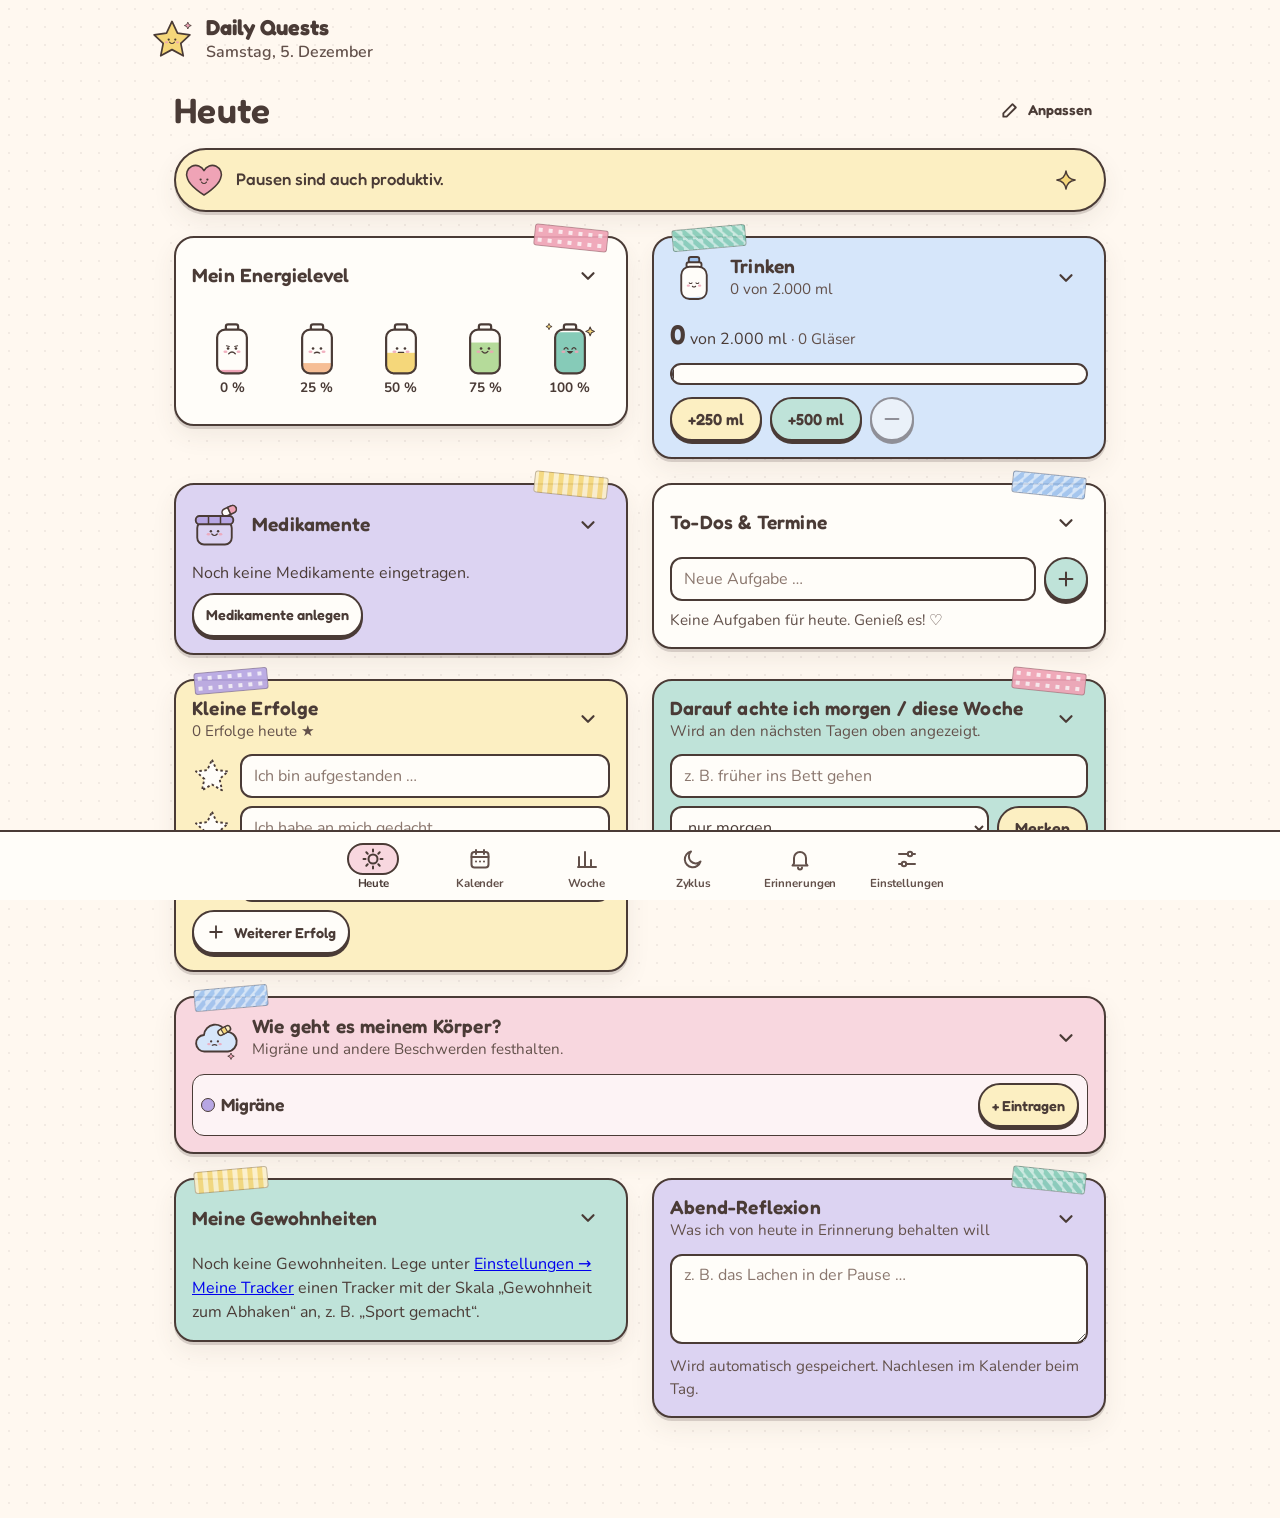
<file: index.html>
<!doctype html>
<html lang="de">
<head>
  <meta charset="utf-8">
  <meta name="viewport" content="width=device-width, initial-scale=1, viewport-fit=cover">
  <title>Daily Quests</title>
  <meta name="description" content="Deine kleine Achtsamkeits- und Tracking-App. Alle Daten bleiben auf deinem Gerät.">
  <meta name="theme-color" content="#FFF8F0">
  <link rel="manifest" href="manifest.json">
  <link rel="icon" href="icons/icon.svg" type="image/svg+xml">
  <link rel="icon" href="icons/favicon-32.png" sizes="32x32" type="image/png">
  <link rel="apple-touch-icon" href="icons/apple-touch-icon.png">
  <meta name="apple-mobile-web-app-capable" content="yes">
  <meta name="mobile-web-app-capable" content="yes">
  <meta name="apple-mobile-web-app-title" content="Daily Quests">
  <meta name="apple-mobile-web-app-status-bar-style" content="default">
  <link rel="preload" href="fonts/Fredoka.woff2" as="font" type="font/woff2" crossorigin>
  <link rel="stylesheet" href="css/styles.css">
  <script type="module" src="js/app.js"></script>
</head>
<body>
  <a class="skip-link" href="#view">Zum Inhalt springen</a>

  <header class="app-header">
    <div class="app-header__inner">
      <span class="app-header__deco" id="header-deco" aria-hidden="true"></span>
      <div>
        <p class="app-header__title">Daily Quests</p>
        <p class="app-header__date" id="today-label"></p>
      </div>
    </div>
  </header>

  <main id="view" class="view" tabindex="-1">
    <noscript>
      <section class="card"><p>Bitte aktiviere JavaScript, damit die App funktioniert.</p></section>
    </noscript>
  </main>

  <nav class="tabbar" id="tabbar" aria-label="Hauptnavigation"></nav>

  <div class="toast" id="toast" role="status" aria-live="polite"></div>
</body>
</html>
</file>
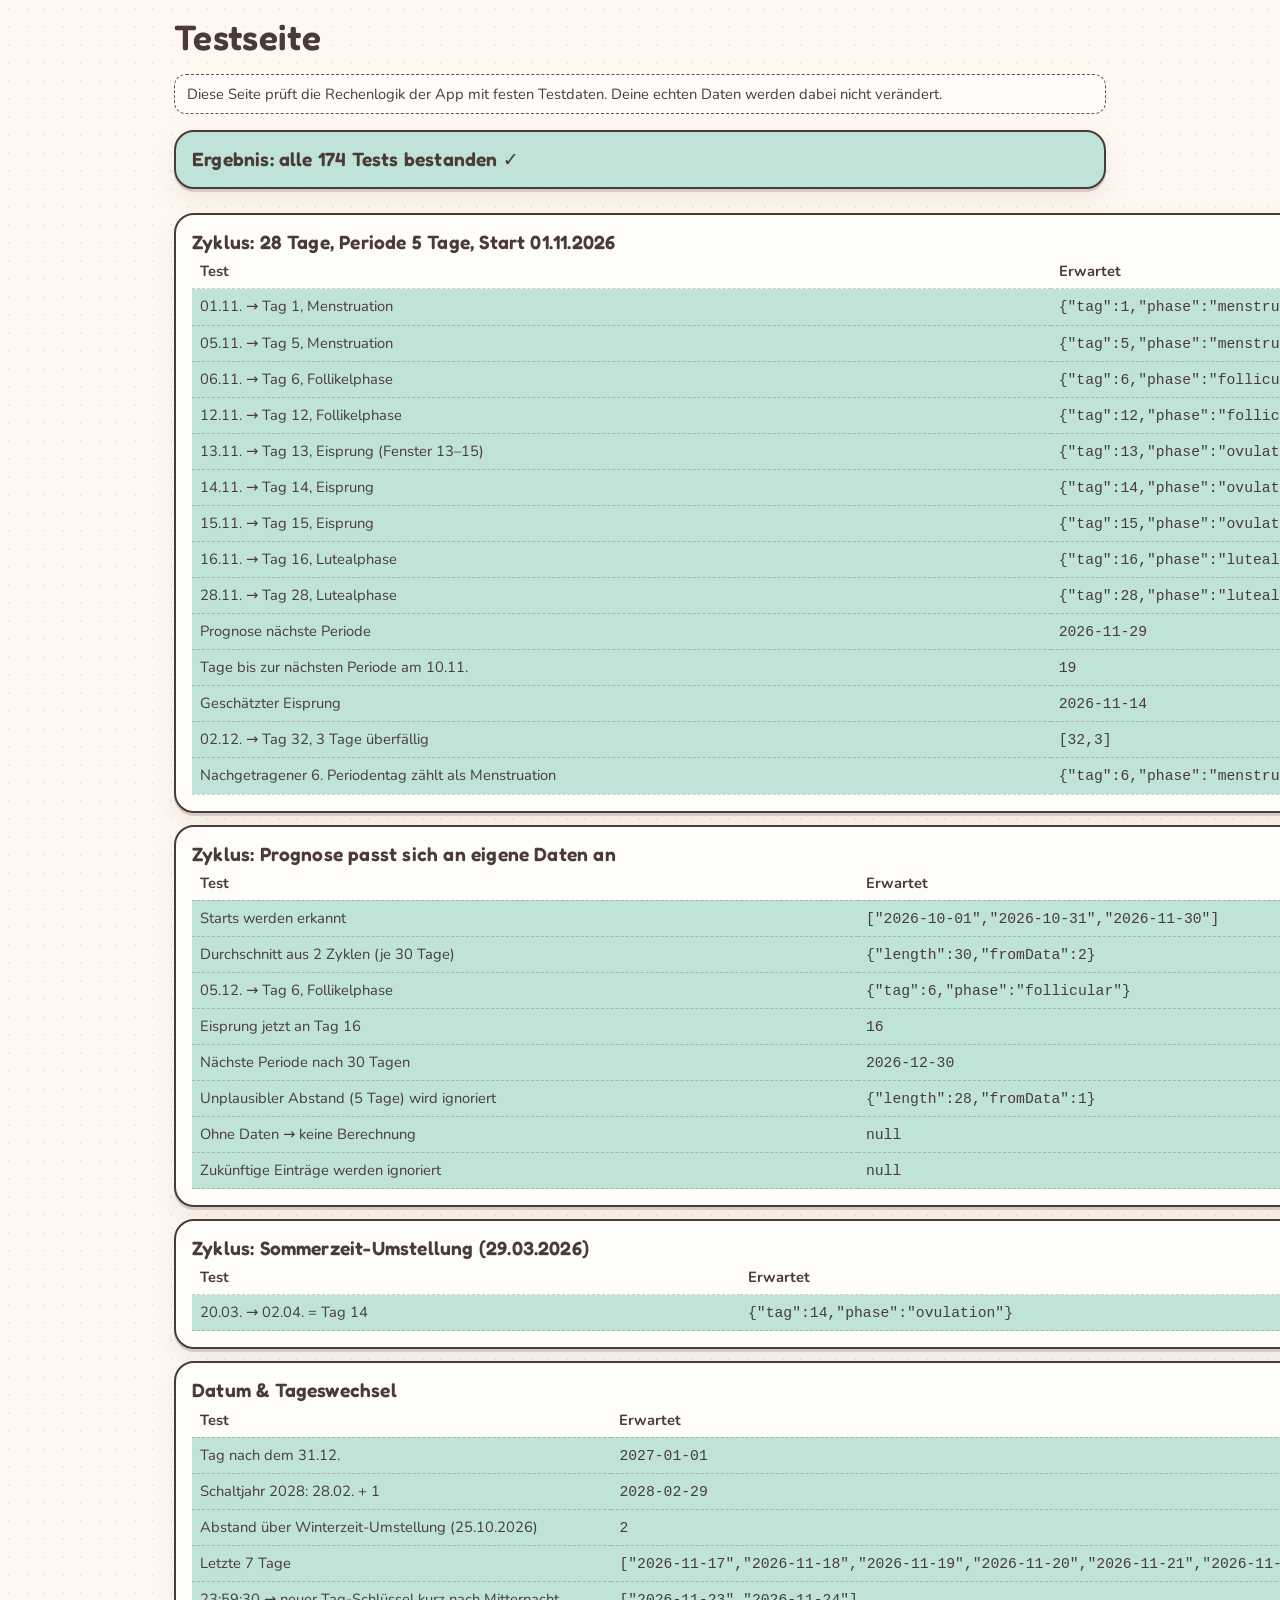
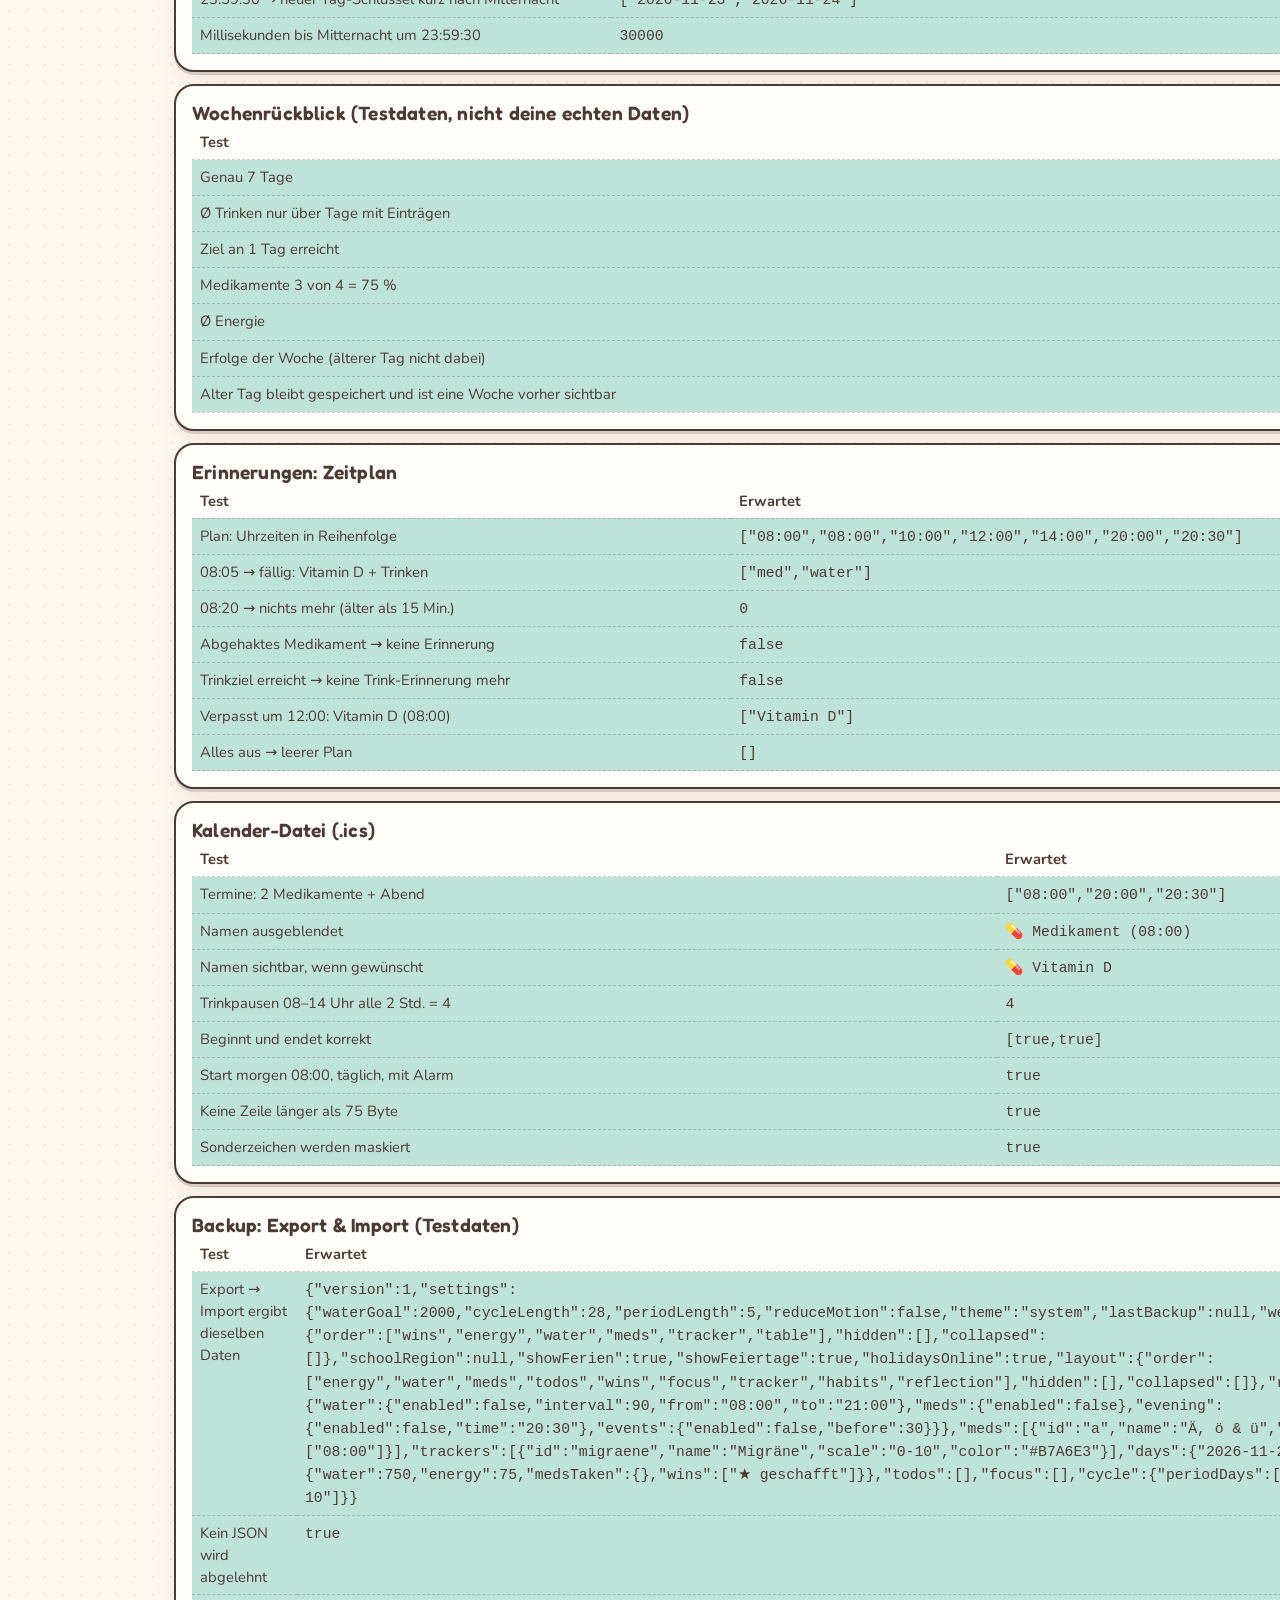
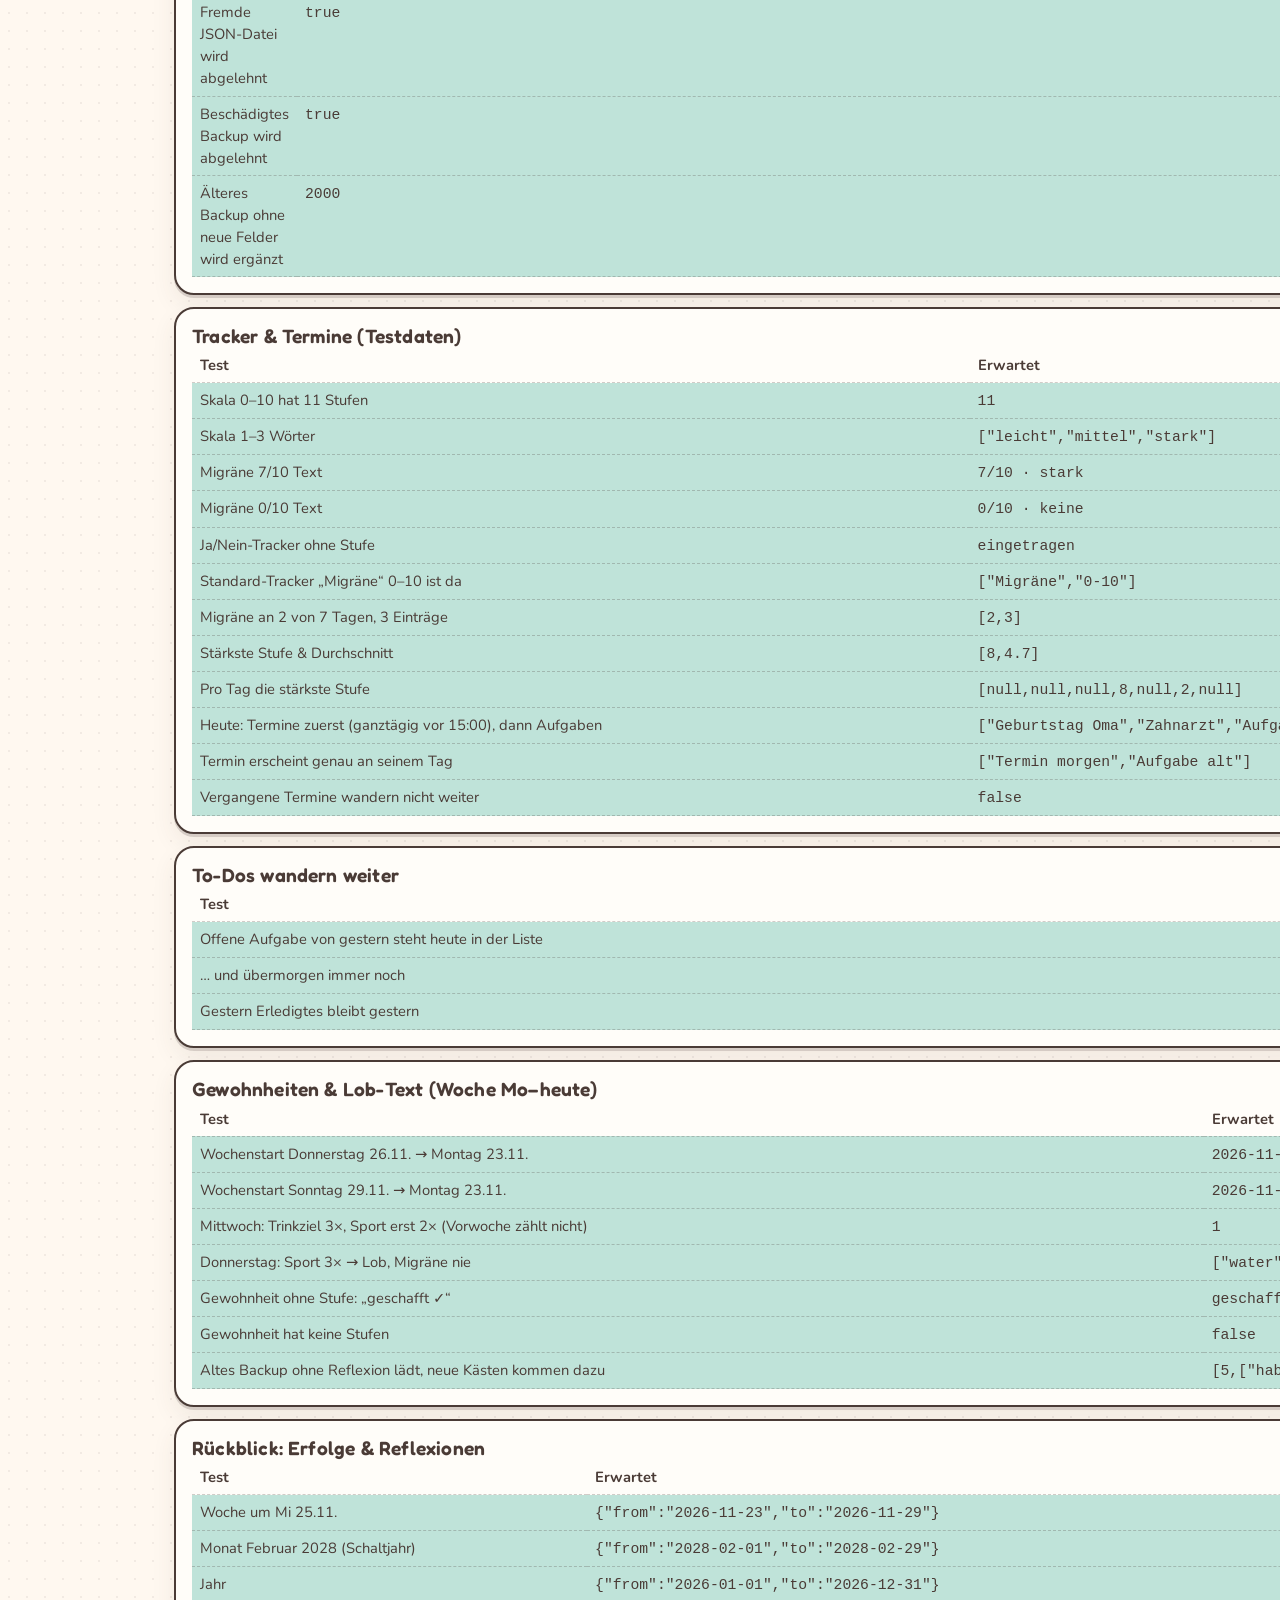
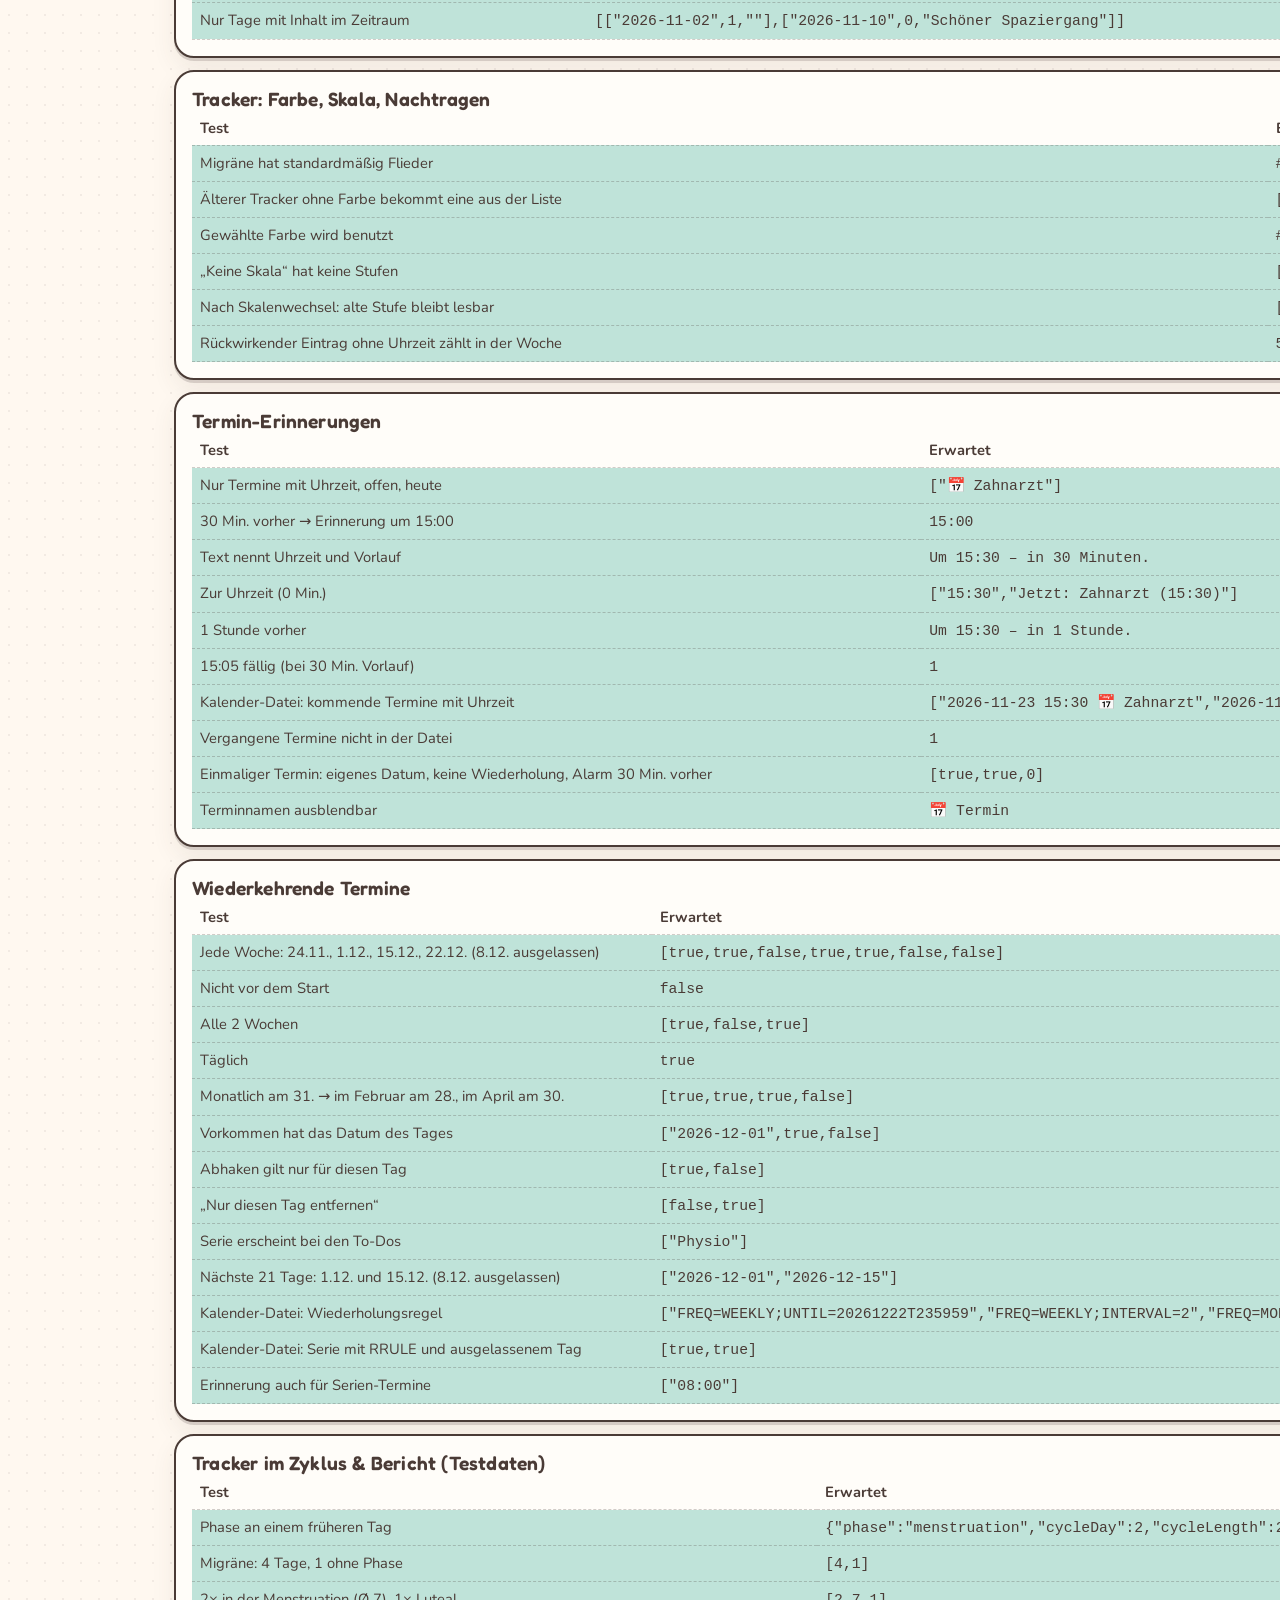
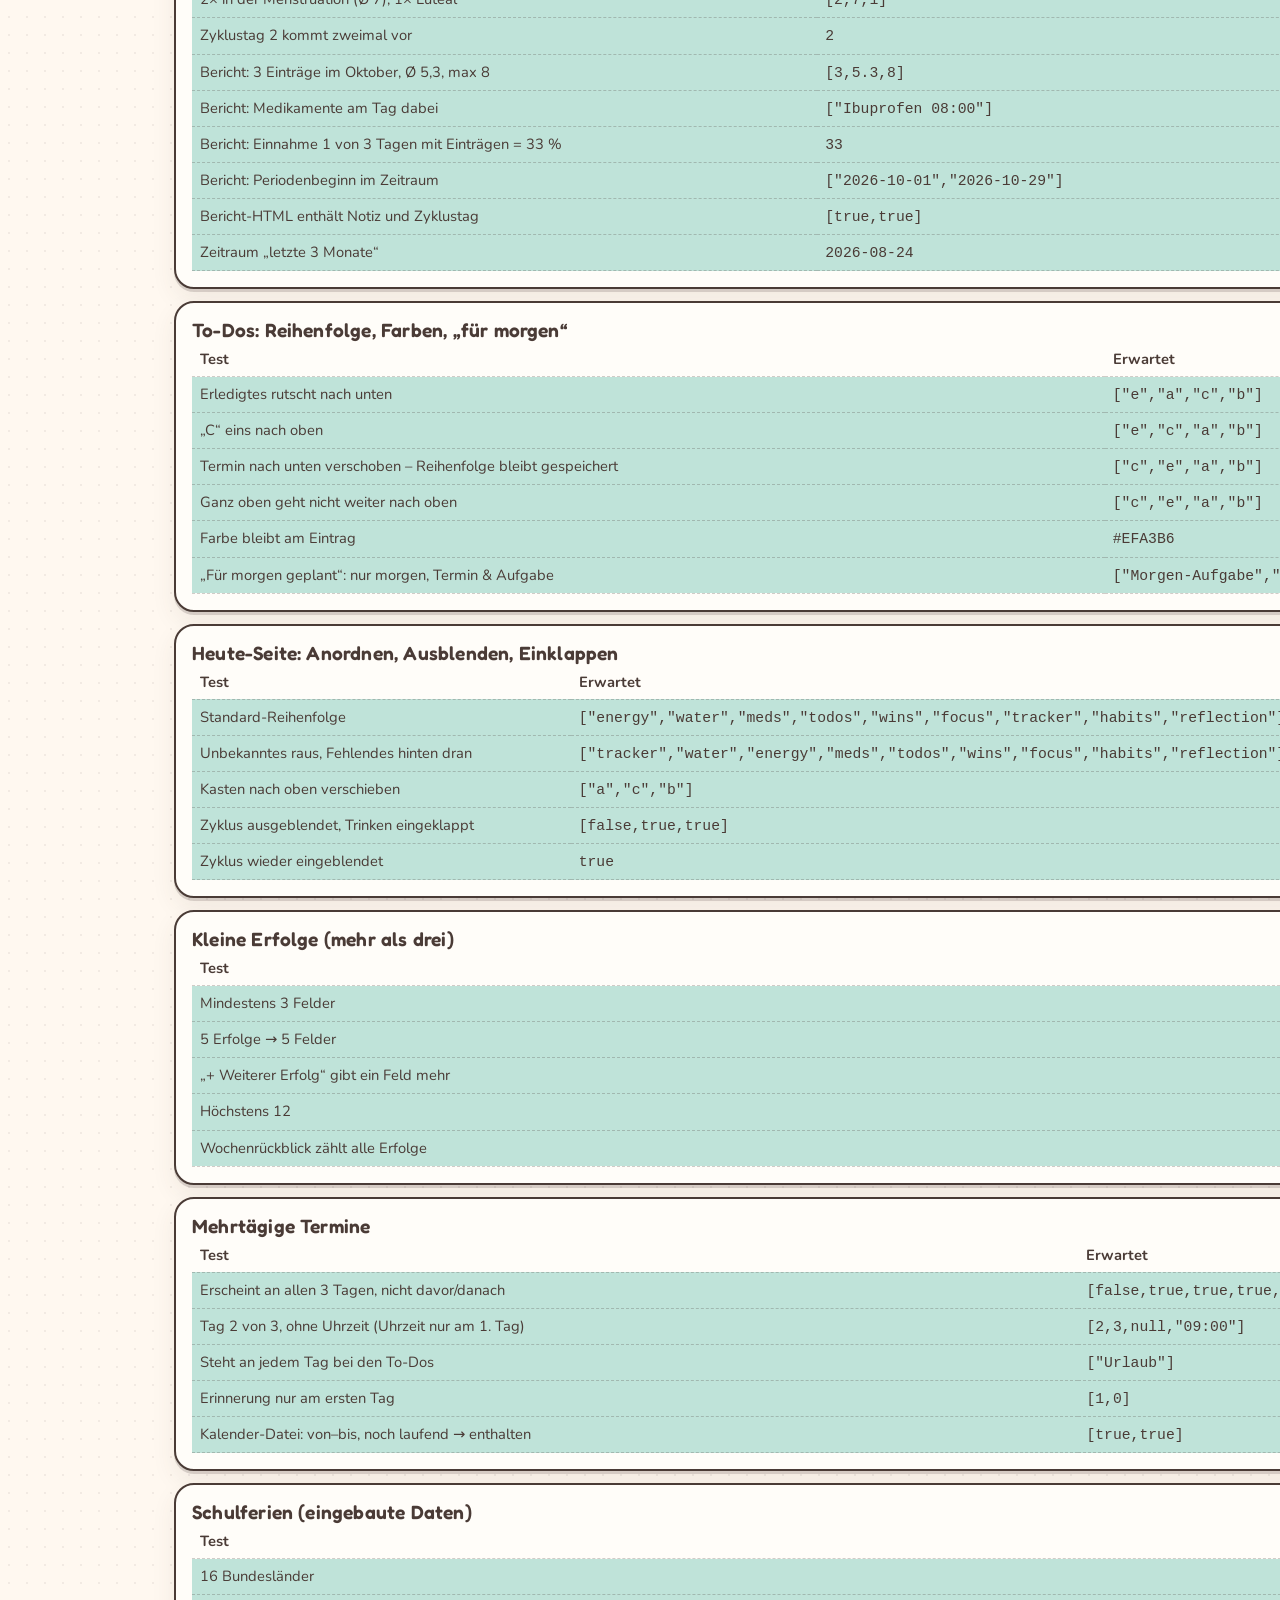
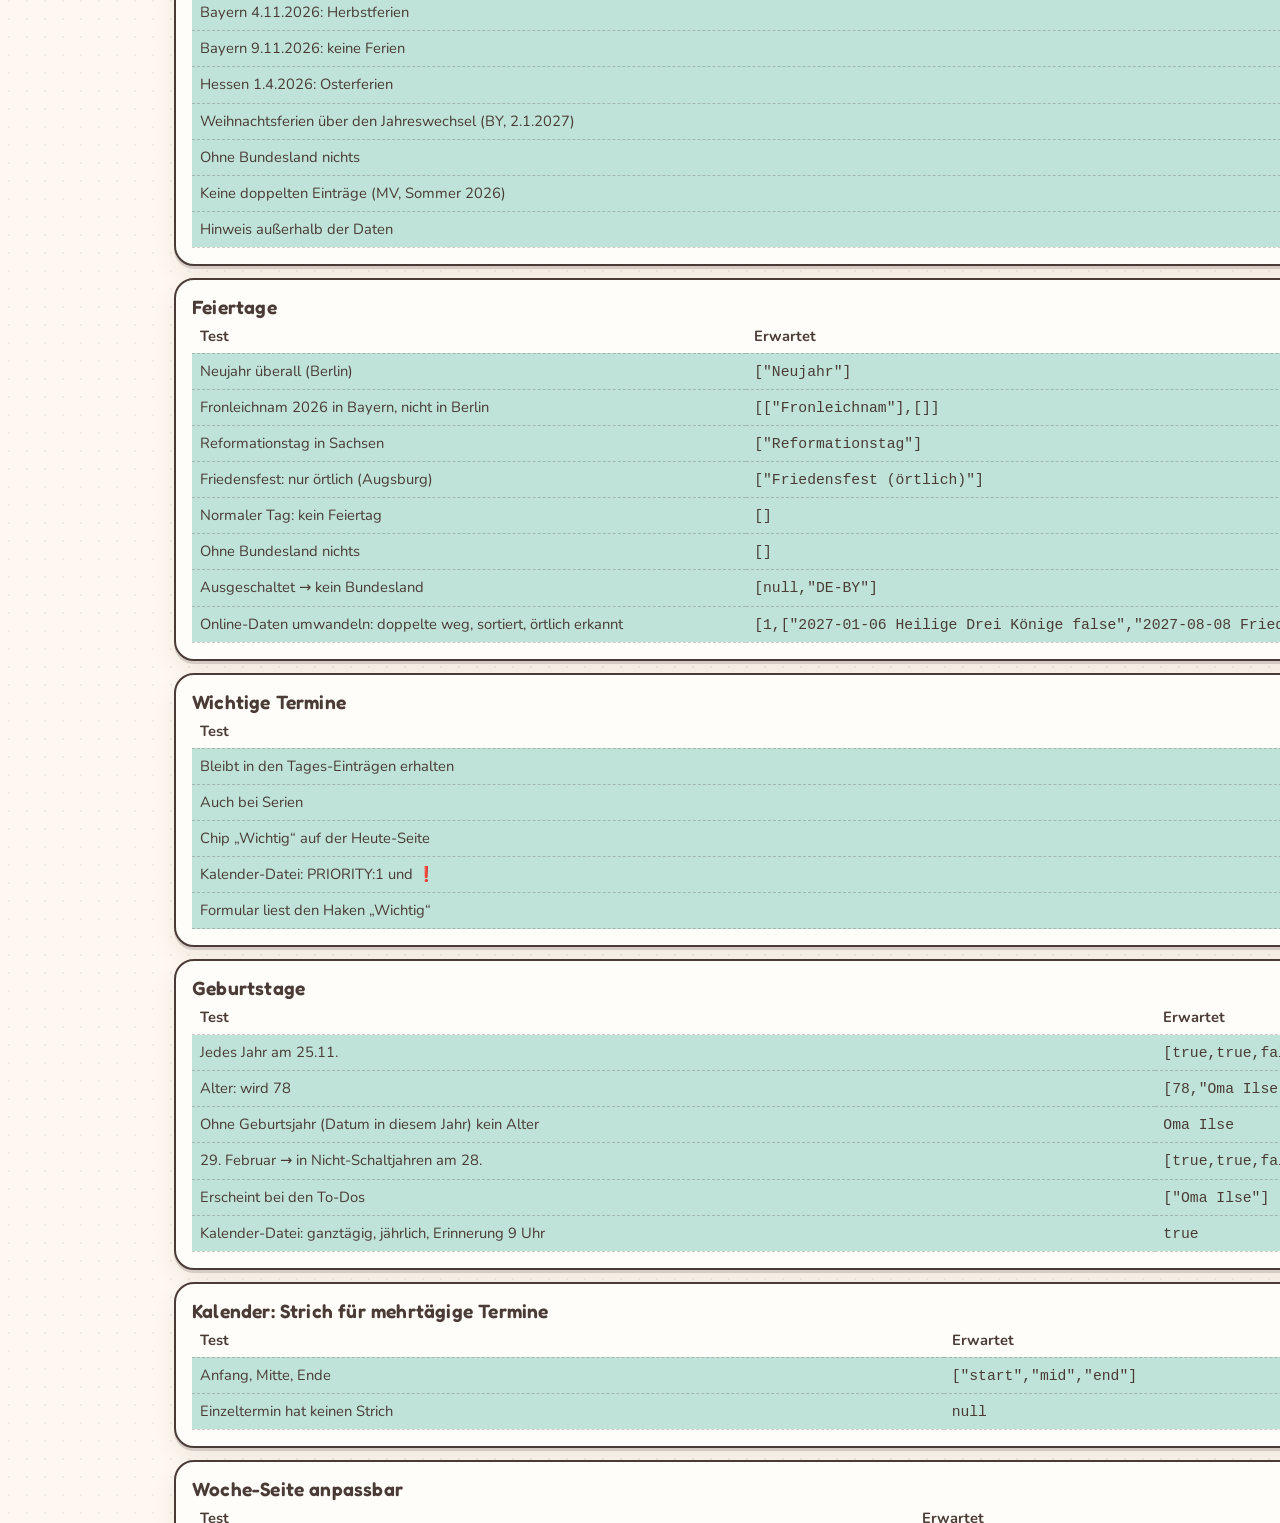
<file: tests.html>
<!doctype html>
<html lang="de">
<head>
  <meta charset="utf-8">
  <meta name="viewport" content="width=device-width, initial-scale=1">
  <title>Tests · Daily Quests</title>
  <link rel="stylesheet" href="css/styles.css">
  <style>
    body { padding-bottom: var(--s5); }
    table { width: 100%; border-collapse: collapse; font-size: .92rem; }
    th, td { text-align: left; padding: 6px 8px; border-bottom: 1.5px dashed rgba(74,59,54,.25); vertical-align: top; }
    .ok { background: var(--mint); }
    .fail { background: var(--rosa); }
    .table-wrap { overflow-x: auto; }
  </style>
</head>
<body>
  <main class="view">
    <div class="page-head"><h1>Testseite</h1></div>
    <p class="note" style="margin-bottom:16px">Diese Seite prüft die Rechenlogik der App mit festen Testdaten. Deine echten Daten werden dabei nicht verändert.</p>
    <section class="card" aria-labelledby="sum"><h2 id="sum">Ergebnis: läuft …</h2></section>
    <div id="out" style="margin-top:24px" class="stack"></div>
  </main>
  <script type="module" src="js/tests.js"></script>
</body>
</html>
</file>
<file: css/styles.css>
/* =========================================================
   Daily Quests – Design-System
   Alle Farben, Abstände und Schriften stehen hier als Variablen.
   ========================================================= */

/* ---------- Schriften (lokal, ohne externe Server) ----------
   Liegen die Dateien in /fonts, werden sie genutzt.
   Fehlen sie, springt automatisch eine runde Systemschrift ein. */
@font-face {
  font-family: "Fredoka";
  src: url("../fonts/Fredoka.woff2") format("woff2-variations"),
       url("../fonts/Fredoka.woff2") format("woff2");
  font-weight: 300 700;
  font-display: swap;
}
@font-face {
  font-family: "Nunito";
  src: url("../fonts/Nunito.woff2") format("woff2-variations"),
       url("../fonts/Nunito.woff2") format("woff2");
  font-weight: 200 1000;
  font-display: swap;
}

:root {
  /* Pastell-Palette */
  --rosa:    #F8D7DF;
  --mint:    #BFE3D9;
  --butter:  #FCEFC2;
  --flieder: #DCD3F2;
  --himmel:  #D6E6FA;
  --creme:   #FFF8F0;

  /* Kräftigere Töne für Füllungen (Balken, Batterien) */
  --rosa-d:    #EFA3B6;
  --mint-d:    #86CBB8;
  --butter-d:  #F5D77A;
  --flieder-d: #B7A6E3;
  --himmel-d:  #9EC2EE;
  --orange-d:  #F6BE95;

  /* Text & Linien: dunkles Braun-Grau statt Schwarz */
  --ink:      #4A3B36;   /* Kontrast auf Creme ca. 10:1 */
  --ink-soft: #62504A;   /* Kontrast auf allen Pastellflächen mind. 5:1 */
  --line:     #4A3B36;
  --card:     #FFFDF9;
  --paper-dot: rgba(74, 59, 54, 0.07);

  /* Formen */
  --radius:    20px;
  --radius-sm: 12px;
  --radius-pill: 999px;
  --border: 2px solid var(--line);
  --shadow: 0 3px 0 rgba(74, 59, 54, 0.18), 0 10px 24px rgba(74, 59, 54, 0.08);
  --shadow-press: 0 1px 0 rgba(74, 59, 54, 0.18);

  /* Abstände */
  --s1: 4px;  --s2: 8px;  --s3: 12px; --s4: 16px; --s5: 24px; --s6: 32px;
  --tap: 44px;               /* Mindestgröße für alles, was man antippt */
  --tabbar-h: 68px;

  /* Schriften */
  --font-head: "Fredoka", "Baloo 2", ui-rounded, "Arial Rounded MT Bold", "Segoe UI", system-ui, sans-serif;
  --font-body: "Nunito", ui-rounded, "Segoe UI", system-ui, -apple-system, Roboto, sans-serif;

  /* Bewegung */
  --ease: cubic-bezier(.3, .7, .4, 1);
  --dur: 180ms;
}

/* ---------- Grundlagen ---------- */
*, *::before, *::after { box-sizing: border-box; }

html { -webkit-text-size-adjust: 100%; }

body {
  margin: 0;
  min-height: 100dvh;
  font-family: var(--font-body);
  font-size: 1rem;
  line-height: 1.5;
  color: var(--ink);
  background-color: var(--creme);
  /* zartes Punktraster wie Journal-Papier */
  background-image: radial-gradient(var(--paper-dot) 1.2px, transparent 1.2px);
  background-size: 18px 18px;
  padding-bottom: calc(var(--tabbar-h) + env(safe-area-inset-bottom) + var(--s4));
}

h1, h2, h3 {
  font-family: var(--font-head);
  font-weight: 600;
  line-height: 1.2;
  margin: 0;
  letter-spacing: 0.01em;
}
h1 { font-size: 1.9rem; }
h2 { font-size: 1.2rem; }
h3 { font-size: 1.05rem; }
p { margin: 0; }

img, svg { display: block; max-width: 100%; }

button, input, select, textarea { font: inherit; color: inherit; }

.visually-hidden {
  position: absolute !important;
  width: 1px; height: 1px;
  overflow: hidden; clip: rect(0 0 0 0);
  white-space: nowrap; margin: -1px; padding: 0; border: 0;
}

/* Sichtbarer Tastatur-Fokus (WCAG) */
:focus-visible {
  outline: 3px solid var(--ink);
  outline-offset: 3px;
  border-radius: 8px;
}
.view:focus { outline: none; }

.skip-link {
  position: absolute; left: var(--s3); top: -60px;
  background: var(--butter); border: var(--border); border-radius: var(--radius-sm);
  padding: var(--s2) var(--s4); z-index: 100; text-decoration: none; color: var(--ink);
}
.skip-link:focus { top: var(--s3); }

/* ---------- Kopfzeile ---------- */
.app-header {
  padding: calc(env(safe-area-inset-top) + var(--s4)) var(--s4) var(--s2);
}
.app-header__inner {
  max-width: 980px; margin: 0 auto;
  display: flex; align-items: center; gap: var(--s3);
}
.app-header__deco { width: 44px; height: 44px; flex: none; }
.app-header__title {
  font-family: var(--font-head); font-weight: 700; font-size: 1.35rem; line-height: 1.1;
}
.app-header__date { color: var(--ink-soft); font-weight: 600; }

/* ---------- Seiten-Inhalt ---------- */
.view {
  max-width: 980px;
  margin: 0 auto;
  padding: var(--s2) var(--s4) var(--s4);
}
.page-head {
  display: flex; align-items: center; justify-content: space-between; gap: var(--s3);
  margin: var(--s2) 0 var(--s4);
}
.page-head__deco { display: flex; gap: var(--s1); }
.page-head__deco svg { width: 22px; height: 22px; }

.cards {
  display: grid;
  grid-template-columns: minmax(0, 1fr);
  gap: var(--s5);
}
.cards > * { min-width: 0; } /* breite Tabellen scrollen in ihrer Karte statt die Seite zu verbreitern */
@media (min-width: 760px) {
  .cards { grid-template-columns: minmax(0, 1fr) minmax(0, 1fr); align-items: start; }
  .cards > .card--wide { grid-column: 1 / -1; }
}

/* ---------- Karte ---------- */
.card {
  position: relative;
  background: var(--card);
  border: var(--border);
  border-radius: var(--radius);
  box-shadow: var(--shadow);
  padding: var(--s4);
}
.card--rosa    { background: var(--rosa); }
.card--mint    { background: var(--mint); }
.card--butter  { background: var(--butter); }
.card--flieder { background: var(--flieder); }
.card--himmel  { background: var(--himmel); }

.card__head {
  display: flex; align-items: center; gap: var(--s3);
  margin-bottom: var(--s3);
}
.card__head h2 { flex: 1; }
.card__num { font-family: var(--font-head); }
.card__icon { width: 48px; height: 48px; flex: none; }
.card__sub { color: var(--ink-soft); font-size: 0.95rem; }

/* Washi-Tape an der Kartenecke */
.tape {
  position: absolute;
  width: 74px; height: 22px;
  top: -11px; right: 18px;
  transform: rotate(6deg);
  border: 1.5px solid rgba(74, 59, 54, 0.35);
  border-radius: 3px;
  opacity: 0.92;
  pointer-events: none;
  background-color: var(--rosa-d);
  background-image: radial-gradient(rgba(255,255,255,.75) 2.2px, transparent 2.4px);
  background-size: 10px 10px;
}
.tape--left { right: auto; left: 18px; transform: rotate(-5deg); }
.tape--mint    { background-color: var(--mint-d); background-image: repeating-linear-gradient(45deg, rgba(255,255,255,.55) 0 4px, transparent 4px 9px); }
.tape--butter  { background-color: var(--butter-d); background-image: repeating-linear-gradient(90deg, rgba(255,255,255,.6) 0 3px, transparent 3px 8px); }
.tape--flieder { background-color: var(--flieder-d); }
.tape--himmel  { background-color: var(--himmel-d); background-image: repeating-linear-gradient(-45deg, rgba(255,255,255,.55) 0 4px, transparent 4px 9px); }

/* Banner-Karte für Mutmach-Sätze */
.banner {
  display: flex; align-items: center; gap: var(--s3);
  background: var(--butter);
  border: var(--border);
  border-radius: var(--radius-pill);
  padding: var(--s2) var(--s4) var(--s2) var(--s2);
  box-shadow: var(--shadow);
  min-height: 56px;
}
.banner__icon { width: 40px; height: 40px; flex: none; }
.banner__text { font-family: var(--font-head); font-weight: 500; font-size: 1.05rem; flex: 1; }

.banner--alert { background: var(--rosa); border-radius: var(--radius); }
.ics-opts { border: 0; margin: 0; padding: 0; }
.limits { margin: 0; padding-left: 1.2em; display: grid; gap: var(--s2); }

/* Hinweis-Box */
.note {
  background: rgba(255,255,255,.6);
  border: 1.5px dashed var(--ink-soft);
  border-radius: var(--radius-sm);
  padding: var(--s2) var(--s3);
  font-size: 0.92rem;
}

/* ---------- Buttons ---------- */
.btn {
  display: inline-flex; align-items: center; justify-content: center; gap: var(--s2);
  min-height: var(--tap); min-width: var(--tap);
  padding: var(--s2) var(--s4);
  border: var(--border);
  border-radius: var(--radius-pill);
  background: var(--card);
  color: var(--ink);
  font-family: var(--font-head);
  font-weight: 600;
  font-size: 1rem;
  box-shadow: 0 3px 0 var(--line);
  cursor: pointer;
  text-decoration: none;
  transition: transform var(--dur) var(--ease), box-shadow var(--dur) var(--ease), background-color var(--dur);
  -webkit-tap-highlight-color: transparent;
}
.btn svg { width: 20px; height: 20px; flex: none; }
.btn:hover { background: var(--butter); }
.btn:active { transform: translateY(2px); box-shadow: 0 1px 0 var(--line); }
.btn[disabled] { opacity: .5; cursor: not-allowed; }
.btn--rosa    { background: var(--rosa); }
.btn--mint    { background: var(--mint); }
.btn--butter  { background: var(--butter); }
.btn--flieder { background: var(--flieder); }
.btn--himmel  { background: var(--himmel); }
.btn--rosa:hover, .btn--mint:hover, .btn--flieder:hover, .btn--himmel:hover { filter: brightness(0.97); }
.btn--small { font-size: 0.9rem; padding: var(--s1) var(--s3); }
.btn--icon { padding: 0; width: var(--tap); }
.btn--icon svg { width: 22px; height: 22px; }
.btn--ghost { background: transparent; box-shadow: none; border-color: transparent; }
.btn--ghost:hover { background: rgba(255,255,255,.6); border-color: var(--line); }
.btn-row { display: flex; flex-wrap: wrap; gap: var(--s2); }

/* ---------- Formularfelder ---------- */
.field { display: grid; gap: var(--s1); }
.field label, .label { font-weight: 700; }
.input, .select {
  width: 100%;
  min-height: var(--tap);
  padding: var(--s2) var(--s3);
  border: var(--border);
  border-radius: var(--radius-sm);
  background: var(--card);
}
.input::placeholder { color: #8A766D; }  /* 4.5:1 auf Weiß */
.inline-form { display: flex; gap: var(--s2); }
.inline-form .input { flex: 1; min-width: 0; }

/* Eigene Checkbox (Ankreuzen wie im Journal) */
.check {
  appearance: none; -webkit-appearance: none;
  width: 28px; height: 28px; flex: none;
  margin: 8px;          /* ergibt 44 px Tippfläche */
  border: var(--border);
  border-radius: 8px;
  background: var(--card);
  display: grid; place-content: center;
  cursor: pointer;
  transition: background-color var(--dur);
}
.check::after {
  content: "";
  width: 14px; height: 8px;
  border-left: 3px solid var(--ink);
  border-bottom: 3px solid var(--ink);
  transform: rotate(-45deg) translate(1px, -2px) scale(0);
  transition: transform var(--dur) var(--ease);
}
.check:checked { background: var(--mint); }
.check:checked::after { transform: rotate(-45deg) translate(1px, -2px) scale(1); }

/* Listenzeile mit Checkbox */
.row {
  display: flex; align-items: center; gap: var(--s1);
  min-height: var(--tap);
  border-bottom: 1.5px dashed rgba(74, 59, 54, 0.25);
}
.row:last-child { border-bottom: 0; }
.row__text { flex: 1; min-width: 0; overflow-wrap: anywhere; }
.row__main { display: flex; align-items: center; gap: var(--s1); flex: 1; min-width: 0; min-height: var(--tap); cursor: pointer; }
.row--done .row__text { text-decoration: line-through; color: var(--ink-soft); }

/* Chips / Stempel */
.chip {
  display: inline-flex; align-items: center; gap: var(--s1);
  padding: 2px var(--s3);
  border: 1.5px solid var(--line);
  border-radius: var(--radius-pill);
  background: var(--card);
  font-size: 0.85rem; font-weight: 700;
}
.chip--ok   { background: var(--mint); }
.chip--open { background: var(--rosa); }

/* ---------- Fortschrittsbalken ---------- */
.progress {
  height: 22px;
  border: var(--border);
  border-radius: var(--radius-pill);
  background: var(--card);
  overflow: hidden;
}
.progress__bar {
  display: block;
  height: 100%;
  width: 0;
  background: var(--himmel-d);
  background-image: repeating-linear-gradient(-45deg, rgba(255,255,255,.35) 0 6px, transparent 6px 12px);
  border-right: 2px solid var(--line);
  transition: width 400ms var(--ease);
}
.progress__bar[data-full="true"] { border-right: 0; background-color: var(--mint-d); }

/* ---------- Untere Navigation ---------- */
.tabbar {
  position: fixed; left: 0; right: 0; bottom: 0;
  z-index: 50;
  background: var(--card);
  border-top: var(--border);
  padding: 0 var(--s1) env(safe-area-inset-bottom);
  display: flex; justify-content: center;
}
.tabbar__list {
  display: grid; grid-template-columns: repeat(var(--n, 5), minmax(0, 1fr));
  width: 100%; max-width: 640px;
  margin: 0; padding: 0; list-style: none;
}
.tabbar__link {
  display: flex; flex-direction: column; align-items: center; justify-content: center; gap: 2px;
  min-height: var(--tabbar-h);
  padding: var(--s1) 2px;
  text-decoration: none;
  color: var(--ink-soft);
  font-size: 0.72rem;
  font-weight: 700;
  letter-spacing: -0.01em;
  -webkit-tap-highlight-color: transparent;
}
.tabbar__label { text-align: center; line-height: 1.1; hyphens: manual; overflow-wrap: normal; }
.tabbar__icon {
  display: grid; place-items: center;
  width: 52px; height: 32px;
  border-radius: var(--radius-pill);
  border: 2px solid transparent;
  transition: background-color var(--dur), border-color var(--dur);
}
.tabbar__icon svg { width: 24px; height: 24px; }
.tabbar__link[aria-current="page"] { color: var(--ink); }
.tabbar__link[aria-current="page"] .tabbar__icon { background: var(--rosa); border-color: var(--line); }
.tabbar__link:hover .tabbar__icon { background: var(--butter); }

/* ---------- Toast-Meldung ---------- */
.toast {
  position: fixed; left: 50%; bottom: calc(var(--tabbar-h) + env(safe-area-inset-bottom) + var(--s3));
  transform: translate(-50%, 20px);
  background: var(--ink); color: var(--creme);
  border-radius: var(--radius-pill);
  padding: var(--s2) var(--s4);
  font-weight: 700;
  max-width: calc(100% - 2 * var(--s4));
  opacity: 0; pointer-events: none;
  transition: opacity var(--dur), transform var(--dur) var(--ease);
  z-index: 60;
}
.toast[data-show="true"] { opacity: 1; transform: translate(-50%, 0); }

/* ---------- Deko & dezente Animationen ---------- */
.sparkle { width: 18px; height: 18px; }
@keyframes twinkle { 0%, 100% { transform: scale(1); opacity: 1; } 50% { transform: scale(.75); opacity: .6; } }
@keyframes pop { 0% { transform: scale(.85); } 60% { transform: scale(1.08); } 100% { transform: scale(1); } }
@keyframes fade-up { from { opacity: 0; transform: translateY(6px); } to { opacity: 1; transform: none; } }

.twinkle { animation: twinkle 2.8s ease-in-out infinite; transform-origin: center; }
.twinkle:nth-child(2) { animation-delay: .9s; }
.twinkle:nth-child(3) { animation-delay: 1.8s; }
.pop { animation: pop 320ms var(--ease); }
.view > * { animation: fade-up 260ms var(--ease) both; }

/* Animationen aus: Systemeinstellung ODER Schalter in der App */
@media (prefers-reduced-motion: reduce) {
  *, *::before, *::after { animation: none !important; transition: none !important; scroll-behavior: auto !important; }
}
html.reduce-motion *, html.reduce-motion *::before, html.reduce-motion *::after {
  animation: none !important; transition: none !important; scroll-behavior: auto !important;
}

/* ---------- Heute-Seite ---------- */
.plain { list-style: none; margin: 0; padding: 0; }

.energy {
  border: 0; margin: 0; padding: 0;
  display: grid; grid-template-columns: repeat(5, 1fr); gap: var(--s1);
}
.energy__opt { cursor: pointer; }
.energy__box {
  display: flex; flex-direction: column; align-items: center; gap: 2px;
  padding: var(--s2) 2px;
  border: 2px solid transparent;
  border-radius: var(--radius-sm);
  transition: background-color var(--dur), border-color var(--dur), transform var(--dur) var(--ease);
}
.energy__box svg { width: 100%; max-width: 56px; }
.energy__pct { font-weight: 700; font-size: 0.85rem; }
.energy__opt:hover .energy__box { background: var(--butter); }
.energy__opt input:checked + .energy__box {
  background: var(--rosa); border-color: var(--line); transform: translateY(-2px);
}
.energy__opt input:focus-visible + .energy__box { outline: 3px solid var(--ink); outline-offset: 2px; }

.big-number { margin-bottom: var(--s2); }
.big-number strong { font-family: var(--font-head); font-size: 1.7rem; font-weight: 600; }
.yay { font-family: var(--font-head); font-weight: 600; margin-top: var(--s2); }

.win { display: flex; align-items: center; gap: var(--s2); margin-bottom: var(--s2); }
.win:last-child { margin-bottom: 0; }
.win__star { width: 40px; height: 40px; flex: none; }
.win .input { flex: 1; min-width: 0; }

.focus-list { margin: 0; padding-left: 1.3em; font-weight: 700; font-size: 1.05rem; }
.focus-list li::marker { content: "♡  "; }
.focus-form { display: grid; gap: var(--s2); }
.focus-form .select { flex: 1; min-width: 0; }

.later { margin-top: var(--s3); }
.later summary {
  cursor: pointer; font-weight: 700; min-height: var(--tap);
  display: flex; align-items: center; gap: var(--s2);
}

/* ---------- Auswahl-Dialog ---------- */
dialog.choice {
  border: var(--border); border-radius: var(--radius); box-shadow: var(--shadow);
  background: var(--card); color: var(--ink); padding: var(--s5) var(--s4) var(--s4);
  max-width: min(420px, calc(100vw - 32px));
}
dialog.choice::backdrop { background: rgba(74, 59, 54, .35); }
.choice__msg { font-family: var(--font-head); font-weight: 600; font-size: 1.1rem; margin-bottom: var(--s4); }
.choice__btns { display: grid; gap: var(--s2); }

/* ---------- Einklappbare Kästen ---------- */
.card__head .fold svg { transition: transform var(--dur) var(--ease); }
.card.is-collapsed .fold svg { transform: rotate(-90deg); }
.card.is-collapsed .card__head { margin-bottom: 0; }
.card.is-collapsed { padding-bottom: var(--s3); }

/* Farbige To-Dos / Termine: Streifen links */
.row--colored { box-shadow: inset 6px 0 0 var(--c); padding-left: 10px; border-radius: 6px; }
.row--edit { flex-wrap: wrap; gap: var(--s1); padding: var(--s1) 0 var(--s1) 10px; }
.row--edit .row__text { flex-basis: 100%; }
.select--mini { width: auto; flex: 1; min-width: 0; }

/* Liste zum Anordnen (Einstellungen) */
.layout-cols { display: grid; gap: var(--s4); }
@media (min-width: 760px) { .layout-cols { grid-template-columns: 1fr 1fr; } }
.order-list li { display: flex; align-items: center; gap: var(--s1); min-height: var(--tap); border-bottom: 1.5px dashed rgba(74,59,54,.25); }
.order-list li:last-child { border-bottom: 0; }
.order-list .switch-row { flex: 1; min-width: 0; }
.order-list .is-off { color: var(--ink-soft); text-decoration: line-through; }

/* ---------- Termine & Tracker ---------- */
.chip--event { background: var(--himmel); }
.tracker {
  background: rgba(255,255,255,.7); border: 1.5px solid var(--line); border-radius: var(--radius-sm);
  padding: var(--s2);
}
.tracker__head { display: flex; align-items: center; gap: var(--s2); }
.tracker__name { flex: 1; font-family: var(--font-head); font-weight: 600; font-size: 1.1rem; }
.tracker__form { margin-top: var(--s2); padding-top: var(--s2); border-top: 1.5px dashed rgba(74,59,54,.3); }
.levels { border: 0; margin: 0; padding: 0; }
.levels legend { margin-bottom: var(--s2); }
.levels__grid { display: grid; grid-template-columns: repeat(6, minmax(0, 1fr)); gap: 3px; }
.levels__grid--3 { grid-template-columns: repeat(3, 1fr); }
.levels__grid--5 { grid-template-columns: repeat(5, 1fr); }
.level-opt span {
  display: grid; place-items: center; min-height: var(--tap);
  border: 2px solid var(--line); border-radius: var(--radius-sm);
  font-weight: 800; cursor: pointer;
  background: var(--butter);
  transition: transform var(--dur) var(--ease);
}
.level-opt input:checked + span { box-shadow: 0 0 0 3px var(--card), 0 0 0 6px var(--ink); transform: translateY(-2px); }
.level-opt input:focus-visible + span { outline: 3px solid var(--ink); outline-offset: 3px; }
.level {
  display: inline-block; padding: 0 var(--s2); border: 1.5px solid var(--line); border-radius: var(--radius-pill);
  font-weight: 700; font-size: 0.9rem;
  background: var(--butter);
}

.tdot {
  display: inline-block; width: 14px; height: 14px; border-radius: 50%;
  border: 1.5px solid var(--line); margin-right: 6px; vertical-align: -1px; flex: none;
}
.swatches { border: 0; margin: 0; padding: 0; }
.swatches legend { margin-bottom: var(--s2); }
.swatches__grid { display: flex; flex-wrap: wrap; gap: var(--s1); }
.swatch { cursor: pointer; }
.swatch > span {
  display: block; width: var(--tap); height: var(--tap); border-radius: 50%;
  border: 2px solid var(--line); transition: transform var(--dur) var(--ease);
}
.swatch input:checked + span { box-shadow: 0 0 0 3px var(--card), 0 0 0 6px var(--ink); transform: scale(.9); }
.swatch input:focus-visible + span { outline: 3px solid var(--ink); outline-offset: 4px; }

.tabs { display: grid; grid-template-columns: 1fr 1fr; gap: var(--s1); margin: var(--s2) 0 var(--s3); }
.tab {
  min-height: var(--tap); border: 2px solid var(--line); border-radius: var(--radius-pill);
  background: var(--card); font-family: var(--font-head); font-weight: 600; font-size: 1rem; cursor: pointer;
  display: inline-flex; align-items: center; justify-content: center; gap: var(--s1);
}
.tab[aria-selected="true"] { background: var(--butter); box-shadow: 0 3px 0 var(--line); }
.tab__count {
  display: inline-grid; place-items: center; min-width: 22px; height: 22px; padding: 0 5px;
  border-radius: 11px; background: var(--ink); color: var(--creme); font-size: 0.8rem;
}
.pick-row { display: flex; flex-wrap: wrap; gap: var(--s2); margin: var(--s2) 0 var(--s1); }
.pick.is-on { background: var(--butter); box-shadow: 0 0 0 3px var(--card), 0 0 0 5px var(--ink); }

/* Mehrtägige Termine: Strich über den Symbolen, über Tagesgrenzen verbunden */
.kal .cal__day { padding-bottom: 12px; } /* Zahl etwas nach oben: Platz für Strich und Symbole */
.cal__bars { position: absolute; left: 0; right: 0; bottom: 12px; display: grid; gap: 2px; pointer-events: none; }
.bar { display: block; height: 4px; border: 1px solid var(--line); }
.bar--start { margin-left: 6px; margin-right: -2px; border-right: 0; border-radius: 3px 0 0 3px; }
.bar--mid { margin: 0 -2px; border-left: 0; border-right: 0; }
.bar--end { margin-right: 6px; margin-left: -2px; border-left: 0; border-radius: 0 3px 3px 0; }
.legend-bar { display: inline-block; width: 22px; height: 5px; border-radius: 3px; background: var(--ink); }

/* Geburtstag: kleines Tortensymbol */
.m-bd { display: inline-block; width: 12px; height: 12px; }
.m-bd svg { width: 100%; height: 100%; }
.m-bd--legend { width: 18px; height: 18px; }
.chip--bday { background: var(--rosa); }

/* Eingabe-Kästen im Kalender */
.form-box {
  margin-top: var(--s3); padding: var(--s3); border: 2px dashed var(--line); border-radius: var(--radius-sm);
  background: var(--card);
}
.form-box h4 { font-family: var(--font-head); font-size: 1.05rem; margin: 0 0 var(--s1); display: flex; align-items: center; gap: var(--s2); }
.form-box h4 svg { width: 32px; height: 32px; }

/* Schulferien im Kalender: zarte Streifen */
.cal__day.is-ferien:not(.is-selected) {
  background: repeating-linear-gradient(-45deg, #DFF1EA 0 5px, #C6E6DA 5px 10px);
}
.dot--ferien { background: repeating-linear-gradient(-45deg, #DFF1EA 0 3px, #9FD3C2 3px 6px); }
.ferien-pick { margin-bottom: var(--s3); }
.ferien-chip {
  background: var(--mint); border: 1.5px solid var(--line); border-radius: var(--radius-sm);
  padding: var(--s1) var(--s3); margin: var(--s2) 0 0;
}

.section-title { font-size: 1.5rem; margin-bottom: var(--s3); }
.kal { display: grid; gap: var(--s4); }
@media (min-width: 760px) { .kal { grid-template-columns: 1fr 1fr; align-items: start; } }
.kal .cal { background: var(--card); border: 1.5px solid var(--line); border-radius: var(--radius-sm); padding: var(--s1); }
.kal__day { background: rgba(255,255,255,.7); border: 1.5px solid var(--line); border-radius: var(--radius-sm); padding: var(--s2); }
.cal__day.is-selected { background: var(--butter); border-color: var(--line); }
.cal__marks { position: absolute; bottom: 2px; left: 0; right: 0; display: flex; justify-content: center; gap: 3px; }
.cal__marks i { width: 7px; height: 7px; border-radius: 50%; border: 1px solid var(--line); }
/* Termine: dunkles Quadrat – unterscheidet sich von allen Tracker-Farben (runde Punkte) */
.m-ev { background: var(--ink) !important; border-radius: 2px !important; }
.m-tr { background: var(--rosa-d); }
.track-week { display: grid; grid-template-columns: repeat(7, 1fr); gap: var(--s1); text-align: center; margin-top: var(--s1); }
.track-week__cell {
  display: grid; place-items: center; height: 36px; border-radius: 10px; font-weight: 800;
  border: 1.5px dashed rgba(74,59,54,.35); color: var(--ink-soft);
}
.track-week__cell.has {
  border: 2px solid var(--line); color: var(--ink);
  background: var(--butter);
}
.track-week__day { font-size: 0.8rem; font-weight: 700; }

/* ---------- Zyklus ---------- */
.cycle-now { display: grid; gap: var(--s4); align-items: center; }
.cycle-ring { width: 100%; max-width: 220px; margin: 0 auto; }
@media (min-width: 420px) { .cycle-now { grid-template-columns: 200px 1fr; } }
.facts { margin: 0; display: grid; gap: var(--s2); }
.facts div {
  background: rgba(255,255,255,.65); border: 1.5px solid var(--line); border-radius: var(--radius-sm);
  padding: var(--s1) var(--s3);
}
.facts dt { font-size: 0.85rem; color: var(--ink-soft); font-weight: 700; }
.facts dd { margin: 0; font-weight: 700; }

.cal__nav { display: flex; align-items: center; justify-content: space-between; gap: var(--s2); margin-bottom: var(--s2); }
.cal__nav h3 { text-align: center; flex: 1; }
.cal { display: grid; grid-template-columns: repeat(7, minmax(0, 1fr)); gap: 2px; }
.cal__wd { text-align: center; font-size: 0.8rem; font-weight: 700; color: var(--ink-soft); padding-bottom: var(--s1); }
.cal__day {
  min-height: var(--tap); min-width: 0;
  border: 2px solid transparent; border-radius: 50%;
  background: transparent; cursor: pointer;
  font-weight: 700; aspect-ratio: 1; padding: 0;
  display: grid; place-items: center; position: relative;
}
.cal__day:hover:not([disabled]) { background: var(--butter); }
.cal__day[disabled] { cursor: default; color: var(--ink-soft); }
.cal__day.is-period { background: var(--rosa-d); border-color: var(--line); }
.cal__day.is-pred { border: 2px dashed #B76E82; }
.cal__day.is-ov::after {
  content: ""; position: absolute; bottom: 3px; width: 8px; height: 8px; border-radius: 50%;
  background: var(--butter-d); border: 1.5px solid var(--line);
}
.cal__day.is-today { outline: 3px solid var(--ink); outline-offset: -3px; }
.cal__legend { display: flex; flex-wrap: wrap; gap: var(--s2) var(--s4); margin-top: var(--s3); font-size: 0.9rem; }
.cal__legend li { display: flex; align-items: center; gap: var(--s1); }
.dot { width: 16px; height: 16px; border-radius: 50%; border: 1.5px solid var(--line); display: inline-block; }
.dot.is-period { background: var(--rosa-d); }
.dot.is-pred { border: 2px dashed #B76E82; }
.dot.is-ov { background: var(--butter-d); }

/* ---------- Woche ---------- */
.week-nav { display: flex; align-items: center; justify-content: space-between; gap: var(--s2); margin-bottom: var(--s4); }
.week-nav__range { text-align: center; flex: 1; line-height: 1.3; }

.stats { display: grid; grid-template-columns: 1fr 1fr; gap: var(--s3); }
@media (min-width: 760px) { .stats { grid-template-columns: repeat(4, 1fr); } }
.stat {
  border: var(--border); border-radius: var(--radius); box-shadow: var(--shadow);
  padding: var(--s3); display: grid; gap: 2px;
}
.stat__label { font-weight: 700; font-size: 0.9rem; }
.stat__value { font-family: var(--font-head); font-weight: 600; font-size: 1.45rem; line-height: 1.2; }
.stat__sub { font-size: 0.85rem; color: var(--ink-soft); }

/* Säulen fürs Trinken: eine Farbe, Ziel als gestrichelte Linie */
.wchart {
  position: relative; height: 170px;
  display: grid; grid-template-columns: repeat(7, 1fr); gap: 6px;
  border-bottom: 2px solid var(--line);
  margin-top: var(--s5);
}
.wchart__col { position: relative; display: flex; align-items: flex-end; height: 100%; border-radius: 6px; cursor: default; }
.wchart__track { width: 100%; height: 100%; display: flex; align-items: flex-end; justify-content: center; }
.wchart__bar {
  width: min(100%, 34px); min-height: 0;
  background: var(--himmel-d);
  border: 2px solid var(--line); border-bottom: 0;
  border-radius: 8px 8px 0 0;
  transition: height 400ms var(--ease);
}
.wchart__bar[style*="height:0%"] { border: 0; }
.wchart__bar.is-full { background: var(--mint-d); }
.wchart__goal {
  position: absolute; left: 0; right: 0; border-top: 2px dashed var(--ink-soft); z-index: 1; pointer-events: none;
}
.wchart__goal span {
  position: absolute; right: 0; bottom: 2px; font-size: 0.75rem; font-weight: 700; color: var(--ink-soft);
  background: var(--card); padding: 0 4px; border-radius: 6px;
}
.wchart__tip {
  position: absolute; bottom: calc(100% + 4px); left: 50%; transform: translateX(-50%);
  background: var(--ink); color: var(--creme); border-radius: var(--radius-sm);
  padding: 4px 8px; font-size: 0.8rem; white-space: nowrap; text-align: center; line-height: 1.3;
  opacity: 0; pointer-events: none; transition: opacity var(--dur); z-index: 2;
}
.wchart__col:hover .wchart__tip, .wchart__col:focus-visible .wchart__tip { opacity: 1; }
.wchart__col:first-child .wchart__tip { left: 0; transform: none; }
.wchart__col:last-child .wchart__tip { left: auto; right: 0; transform: none; }
.wchart__labels { display: grid; grid-template-columns: repeat(7, 1fr); gap: 6px; text-align: center; font-weight: 700; font-size: 0.85rem; margin-top: var(--s1); line-height: 1.2; }
.wchart__labels small { font-weight: 600; color: var(--ink-soft); }
.is-today { text-decoration: underline; text-decoration-thickness: 2px; text-underline-offset: 3px; }

.progress--slim { display: block; height: 14px; flex: 1; }
.meds-week li { display: flex; align-items: center; gap: var(--s2); min-height: 32px; }
.meds-week__day { width: 2.2em; font-weight: 700; }
.meds-week__val { width: 2.6em; text-align: right; font-weight: 700; font-size: 0.9rem; }

.energy-week { display: grid; grid-template-columns: repeat(7, 1fr); gap: 2px; text-align: center; }
.energy-week li { display: grid; justify-items: center; gap: 2px; }
.energy-week__bat { width: 100%; max-width: 44px; aspect-ratio: 1; display: grid; place-items: center; }
.energy-week__none { font-size: 1.4rem; color: var(--ink-soft); }
.energy-week__day { font-weight: 700; font-size: 0.85rem; }

.wins-week li { display: flex; gap: var(--s2); align-items: flex-start; padding: var(--s1) 0; }
.wins-week__star { width: 26px; height: 26px; flex: none; }

.table-view summary { cursor: pointer; min-height: var(--tap); display: flex; align-items: center; }
.table-wrap { overflow-x: auto; }
.table-view table { width: 100%; border-collapse: collapse; font-size: 0.92rem; }
.table-view th, .table-view td { text-align: left; padding: 6px 8px; border-bottom: 1.5px dashed rgba(74,59,54,.25); }

.cal__marks--top { top: 2px; bottom: auto; }
.phase-table { width: 100%; border-collapse: collapse; font-size: 0.92rem; }
.phase-table th, .phase-table td { text-align: left; padding: 6px 6px; border-bottom: 1.5px dashed rgba(74,59,54,.25); white-space: nowrap; }
.phase-table .dot { width: 12px; height: 12px; vertical-align: -1px; }
.pbar { display: inline-block; width: 60px; height: 10px; border: 1.5px solid var(--line); border-radius: 6px; overflow: hidden; vertical-align: middle; background: var(--card); }
.pbar span { display: block; height: 100%; }
.cday-strip { display: flex; gap: 2px; margin-top: var(--s1); }
.cday { flex: 1; height: 22px; border-radius: 4px; border: 1px dashed rgba(74,59,54,.3); }
.cday.has { border: 1.5px solid var(--line); }
.cday-axis { display: flex; justify-content: space-between; font-size: 0.78rem; font-weight: 700; color: var(--ink-soft); margin-top: 2px; }

/* ---------- Einstellungen ---------- */
.stack { display: grid; gap: var(--s3); }
.med-item {
  border: var(--border); border-radius: var(--radius-sm);
  background: var(--card); padding: var(--s2) var(--s3);
  display: grid; gap: var(--s2);
}
.med-item__head { display: flex; align-items: center; gap: var(--s2); }
.med-item__name { flex: 1; font-weight: 700; overflow-wrap: anywhere; }
.time-chips { display: flex; flex-wrap: wrap; gap: var(--s2); align-items: center; }
.time-chip {
  display: inline-flex; align-items: center;
  border: 1.5px solid var(--line); border-radius: var(--radius-pill);
  background: var(--flieder); padding-left: var(--s3); font-weight: 700;
}
.time-chip button {
  min-width: var(--tap); min-height: var(--tap); border: 0; background: transparent; cursor: pointer;
  border-radius: var(--radius-pill); font-size: 1.1rem; line-height: 1;
}
.time-chip button:hover { background: var(--rosa); }
.input--time { width: auto; flex: none; }
.switch-row { display: flex; align-items: center; gap: var(--s2); min-height: var(--tap); cursor: pointer; }

/* ---------- Bericht zum Drucken / PDF ---------- */
#print-root { display: none; }
@media print {
  @page { margin: 14mm; }
  html.printing body { background: #fff; padding: 0; }
  html.printing body > *:not(#print-root) { display: none !important; }
  html.printing #print-root { display: block; }
  /* Ohne Bericht: normale Seite schlicht drucken */
  .tabbar, .toast, .skip-link { display: none !important; }
}
.report { font-family: var(--font-body); color: #000; font-size: 10.5pt; line-height: 1.4; }
.report h1 { font-size: 18pt; margin-bottom: 4pt; }
.report h2 { font-size: 13pt; margin: 14pt 0 4pt; border-bottom: 1.5pt solid #000; padding-bottom: 2pt; }
.report__note { font-style: italic; margin-top: 2pt; }
.report__sec { break-inside: auto; }
.report table { width: 100%; border-collapse: collapse; margin-top: 6pt; }
.report th, .report td { border: 0.75pt solid #777; padding: 3pt 5pt; text-align: left; vertical-align: top; }
.report thead th { background: #eee; }
.report tr { break-inside: avoid; }
.report ul { margin: 4pt 0; }

/* ---------- Desktop ---------- */
@media (min-width: 760px) {
  h1 { font-size: 2.2rem; }
  .view { padding-left: var(--s5); padding-right: var(--s5); }
}

/* ---------- Wichtige Termine, Feiertage, +-Knopf ---------- */
:root { --wichtig: #F5A9BA; --wichtig-hell: #FDE4EA; --wichtig-d: #A8324F; --feiertag-d: #2F7D62; }
.cal__day.is-feiertag { border-color: var(--feiertag-d); }
.cal__day.is-wichtig { border-color: var(--wichtig-d); }
.cal__day.is-wichtig:not(.is-selected) { background: var(--wichtig); }
.dot--wichtig { background: var(--wichtig); border: 2px solid var(--wichtig-d); }
.dot--feiertag { background: transparent; border: 2px solid var(--feiertag-d); }
.feiertag-chip { background: #E3F3EC; border-color: var(--feiertag-d); }

.row--wichtig {
  background: var(--wichtig-hell); border-radius: 8px; padding-left: 10px;
  box-shadow: inset 0 0 0 2px var(--wichtig-d);
}
.row--wichtig.row--colored { box-shadow: inset 6px 0 0 var(--c), inset 0 0 0 2px var(--wichtig-d); }
.chip--wichtig { background: var(--wichtig-d); border-color: var(--wichtig-d); color: #fff; font-weight: 800; }
.switch-row--wichtig strong { color: var(--wichtig-d); }

/* Reiter + runder Knopf für neue Einträge */
.tabs-row { display: flex; align-items: center; gap: var(--s2); margin: var(--s2) 0 var(--s3); }
.tabs-row .tabs { flex: 1; min-width: 0; margin: 0; }
.btn--add { border-radius: 50%; flex: none; }
.btn--add svg { transition: transform .2s ease; }
.btn--add.is-open { background: var(--rosa); }
.btn--add.is-open svg { transform: rotate(45deg); }

/* Umschalter Termin / Geburtstag */
.seg { display: flex; flex-wrap: wrap; gap: var(--s1); margin-bottom: var(--s2); }
.seg__btn {
  min-height: var(--tap); padding: 0 var(--s3); border: 2px solid var(--line); border-radius: var(--radius-pill);
  background: var(--card); font: inherit; font-weight: 700; cursor: pointer; color: var(--ink);
}
.seg__btn[aria-pressed="true"] { background: var(--butter); box-shadow: 0 3px 0 var(--line); }
.seg__btn:focus-visible { outline: 3px solid var(--ink); outline-offset: 2px; }

/* ---------- Gewohnheiten, Lob, Reflexion, Rückblick ---------- */
.banner--praise { background: var(--mint); border-radius: var(--radius); }
.textarea { min-height: 5.5em; resize: vertical; line-height: 1.45; }
.memories { margin-top: var(--s3); padding: var(--s2) var(--s3); border: 1.5px dashed var(--ink-soft); border-radius: var(--radius-sm); }
.memories h4 { margin: var(--s1) 0; font-family: var(--font-head); font-weight: 600; font-size: 0.95rem; }
.memories ul { margin: 0 0 var(--s1); padding-left: 1.2em; }
.memories__text { white-space: pre-wrap; }
.cal__year { font-family: var(--font-head); font-size: 1.3rem; font-weight: 600; }
.report .memories { border-color: #777; break-inside: avoid; }

/* ---------- Dunkelmodus (Einstellungen → Darstellung; data-theme setzt js/app.js) ----------
   Gedämpfte, dunkle Pastelltöne; Text hell. Kontrast Text/Fläche überall mind. 7:1. */
:root[data-theme="dark"] {
  color-scheme: dark;
  --rosa:    #4A2F3A;
  --mint:    #23403A;
  --butter:  #433A22;
  --flieder: #382F4E;
  --himmel:  #253549;
  --creme:   #1F1A23;
  --ink:      #F4ECE7;
  --ink-soft: #D8C9C2;
  --line:     #CBBBB4;
  --card:     #2C2531;
  --paper-dot: rgba(255, 255, 255, 0.05);
  --shadow: 0 3px 0 rgba(0, 0, 0, 0.45), 0 10px 24px rgba(0, 0, 0, 0.3);
  --shadow-press: 0 1px 0 rgba(0, 0, 0, 0.45);
  --wichtig: #7A3446; --wichtig-hell: #48222E; --wichtig-d: #F29BB1; --feiertag-d: #86D6B6;
}
:root[data-theme="dark"] :is(.note, .tracker, .kal__day, .facts div) { background: rgba(0, 0, 0, 0.22); }
:root[data-theme="dark"] .btn--ghost:hover { background: rgba(255, 255, 255, 0.08); }
:root[data-theme="dark"] .input::placeholder { color: #B5A49C; }
:root[data-theme="dark"] .feiertag-chip { background: #1E3A30; }
:root[data-theme="dark"] .chip--wichtig { color: #2A1A20; }
/* Stufen-Farben (levelColor) und Periodentage bleiben hell → dunkle Schrift darauf */
:root[data-theme="dark"] :is(.level, .track-week__cell.has, .level-opt span, .cal__day.is-period) { color: #2A1A20; }
:root[data-theme="dark"] .dot--ferien { background: repeating-linear-gradient(-45deg, #2C4A40 0 3px, #4F8C78 3px 6px); }
:root[data-theme="dark"] .cal__day.is-ferien:not(.is-selected) { background: repeating-linear-gradient(-45deg, #243F36 0 5px, #2E4D43 5px 10px); }
</file>
